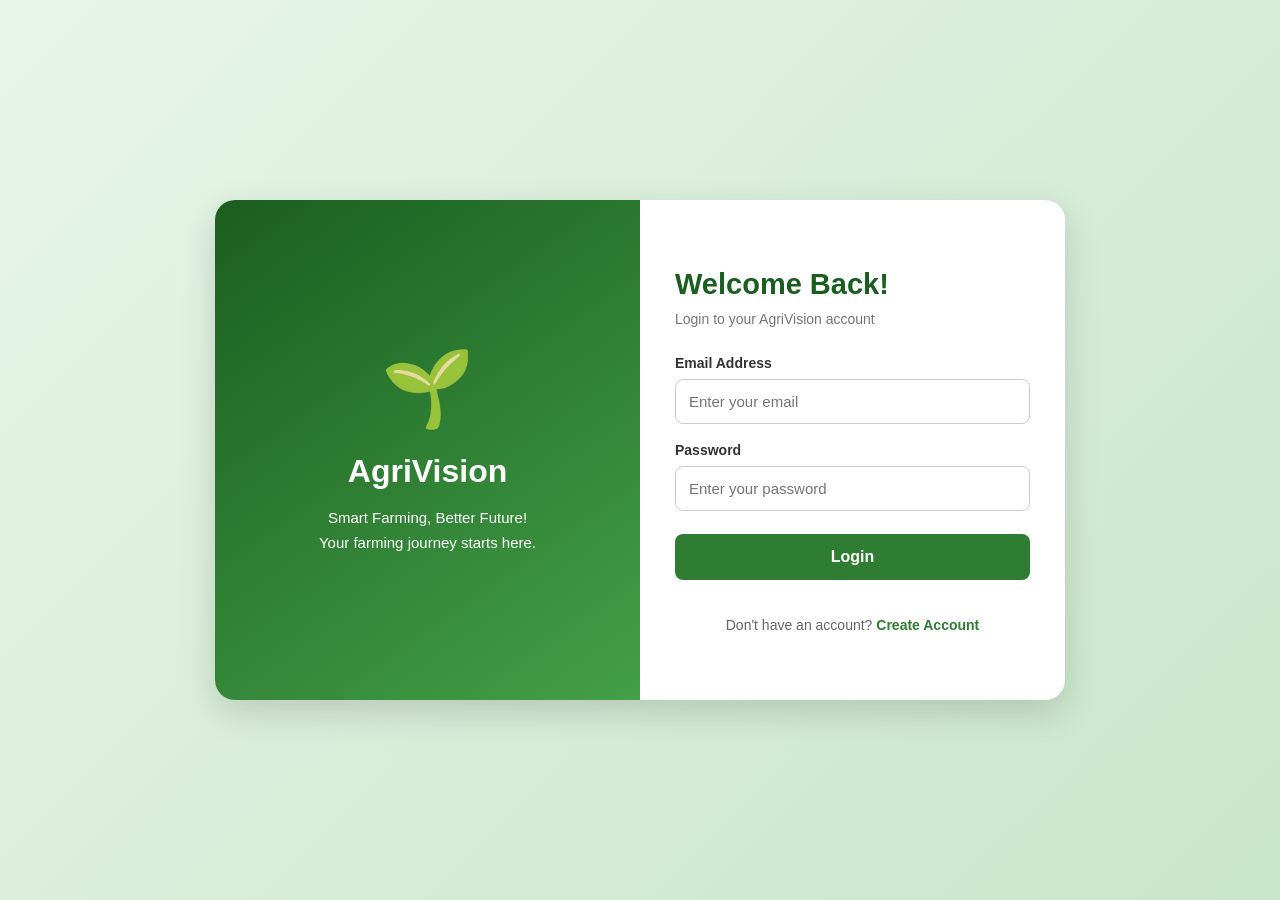
<file: templates/login.html>
<!DOCTYPE html>
<html lang="en">
<head>
    <meta charset="UTF-8">
    <meta name="viewport" content="width=device-width, initial-scale=1.0">
    <title>Login | AgriVision</title>

    <style>
        * {
            margin: 0;
            padding: 0;
            box-sizing: border-box;
            font-family: Arial, sans-serif;
        }

        body {
            min-height: 100vh;
            display: flex;
            align-items: center;
            justify-content: center;
            padding: 20px;
            background: linear-gradient(135deg, #e8f5e9, #c8e6c9);
        }

        .login-container {
            display: flex;
            width: 850px;
            max-width: 100%;
            min-height: 500px;
            background: white;
            border-radius: 20px;
            overflow: hidden;
            box-shadow: 0 12px 35px rgba(0, 0, 0, 0.15);
        }

        .welcome-panel {
            flex: 1;
            background: linear-gradient(145deg, #1b5e20, #43a047);
            color: white;
            display: flex;
            flex-direction: column;
            align-items: center;
            justify-content: center;
            padding: 35px;
            text-align: center;
        }

        .welcome-panel .emoji {
            font-size: 75px;
            margin-bottom: 20px;
        }

        .welcome-panel h1 {
            font-size: 32px;
            margin-bottom: 15px;
        }

        .welcome-panel p {
            line-height: 1.7;
            font-size: 15px;
        }

        .form-panel {
            flex: 1;
            padding: 45px 35px;
            display: flex;
            flex-direction: column;
            justify-content: center;
        }

        .form-panel h2 {
            color: #1b5e20;
            font-size: 29px;
            margin-bottom: 10px;
        }

        .subtitle {
            color: #777;
            margin-bottom: 28px;
            font-size: 14px;
        }

        .input-group {
            margin-bottom: 18px;
        }

        .input-group label {
            display: block;
            margin-bottom: 8px;
            color: #333;
            font-size: 14px;
            font-weight: bold;
        }

        .input-group input {
            width: 100%;
            padding: 13px;
            border: 1px solid #ccc;
            border-radius: 8px;
            outline: none;
            font-size: 15px;
        }

        .input-group input:focus {
            border-color: #2e7d32;
            box-shadow: 0 0 0 2px rgba(46, 125, 50, 0.12);
        }

        .login-btn {
            width: 100%;
            padding: 14px;
            margin-top: 5px;
            background: #2e7d32;
            color: white;
            border: none;
            border-radius: 8px;
            font-size: 16px;
            font-weight: bold;
            cursor: pointer;
        }

        .login-btn:hover {
            background: #1b5e20;
        }

        .message {
            margin-top: 15px;
            font-size: 14px;
            line-height: 1.5;
        }

        .signup-text {
            text-align: center;
            margin-top: 22px;
            color: #666;
            font-size: 14px;
        }

        .signup-text a {
            color: #2e7d32;
            font-weight: bold;
            text-decoration: none;
        }

        @media (max-width: 650px) {
            .login-container {
                flex-direction: column;
            }

            .welcome-panel {
                padding: 25px;
            }

            .welcome-panel .emoji {
                font-size: 45px;
                margin-bottom: 10px;
            }

            .welcome-panel h1 {
                font-size: 26px;
            }

            .form-panel {
                padding: 30px 25px;
            }
        }
    </style>
</head>

<body>
    <div class="login-container">

        <div class="welcome-panel">
            <div class="emoji">🌱</div>
            <h1>AgriVision</h1>
            <p>
                Smart Farming, Better Future!<br>
                Your farming journey starts here.
            </p>
        </div>

        <div class="form-panel">
            <h2>Welcome Back!</h2>
            <p class="subtitle">Login to your AgriVision account</p>

            <form id="loginForm">
                <div class="input-group">
                    <label for="email">Email Address</label>
                    <input
                        type="email"
                        id="email"
                        name="email"
                        placeholder="Enter your email"
                        autocomplete="email"
                        required
                    >
                </div>

                <div class="input-group">
                    <label for="password">Password</label>
                    <input
                        type="password"
                        id="password"
                        name="password"
                        placeholder="Enter your password"
                        autocomplete="current-password"
                        required
                    >
                </div>

                <button type="submit" class="login-btn">Login</button>
                <p id="message" class="message" role="status"></p>
            </form>

            <p class="signup-text">
                Don't have an account?
                <a href="/signup">Create Account</a>
            </p>
        </div>

    </div>

    <script>
        document.getElementById("loginForm").addEventListener("submit", async function(event) {
            event.preventDefault();

            const message = document.getElementById("message");
            const email = document.getElementById("email").value.trim();
            const password = document.getElementById("password").value;

            message.style.color = "#555";
            message.textContent = "Please wait...";

            try {
                const response = await fetch("/api/login", {
                    method: "POST",
                    headers: {
                        "Content-Type": "application/json"
                    },
                    body: JSON.stringify({ email, password })
                });

                const data = await response.json();

                if (response.ok && data.success) {
                    window.location.href = data.redirect || "/";
                } else {
                    message.style.color = "#c62828";
                    message.textContent = data.message || "Login failed. Please check your details.";
                }
            } catch (error) {
                message.style.color = "#c62828";
                message.textContent = "Server se connect nahi ho paya. Flask app check karo.";
            }
        });
    </script>
</body>
</html>
</file>
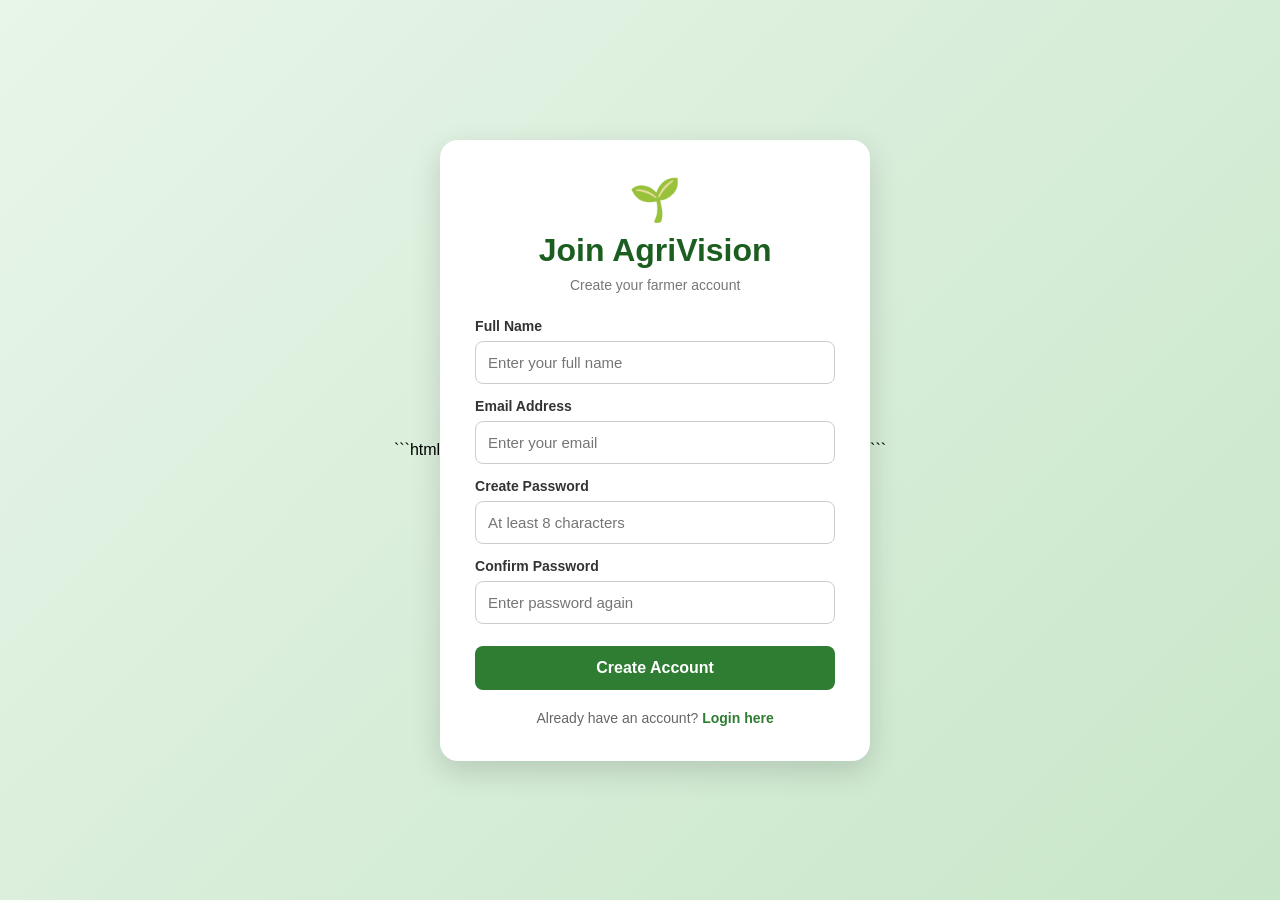
<file: templates/signup.html>
```html
<!DOCTYPE html>
<html lang="en">
<head>
    <meta charset="UTF-8">
    <meta name="viewport" content="width=device-width, initial-scale=1.0">
    <title>Create Account | AgriVision</title>

    <style>
        * {
            margin: 0;
            padding: 0;
            box-sizing: border-box;
            font-family: Arial, sans-serif;
        }

        body {
            min-height: 100vh;
            display: flex;
            align-items: center;
            justify-content: center;
            padding: 20px;
            background: linear-gradient(135deg, #e8f5e9, #c8e6c9);
        }

        .signup-box {
            width: 430px;
            max-width: 100%;
            padding: 35px;
            background: white;
            border-radius: 18px;
            box-shadow: 0 10px 30px rgba(0, 0, 0, 0.15);
        }

        .logo {
            text-align: center;
            font-size: 42px;
        }

        h1 {
            text-align: center;
            color: #1b5e20;
            margin: 8px 0;
        }

        .subtitle {
            text-align: center;
            color: #777;
            margin-bottom: 25px;
            font-size: 14px;
        }

        label {
            display: block;
            margin: 14px 0 7px;
            color: #333;
            font-size: 14px;
            font-weight: bold;
        }

        input {
            width: 100%;
            padding: 12px;
            border: 1px solid #ccc;
            border-radius: 8px;
            font-size: 15px;
        }

        input:focus {
            outline: none;
            border-color: #2e7d32;
        }

        button {
            width: 100%;
            margin-top: 22px;
            padding: 13px;
            border: none;
            border-radius: 8px;
            background: #2e7d32;
            color: white;
            font-size: 16px;
            font-weight: bold;
            cursor: pointer;
        }

        button:hover {
            background: #1b5e20;
        }

        #message {
            margin-top: 14px;
            font-size: 14px;
            line-height: 1.5;
        }

        .login-link {
            margin-top: 20px;
            text-align: center;
            color: #666;
            font-size: 14px;
        }

        a {
            color: #2e7d32;
            font-weight: bold;
            text-decoration: none;
        }
    </style>
</head>

<body>
    <div class="signup-box">
        <div class="logo">🌱</div>
        <h1>Join AgriVision</h1>
        <p class="subtitle">Create your farmer account</p>

        <form id="signupForm">
            <label for="name">Full Name</label>
            <input
                type="text"
                id="name"
                name="name"
                placeholder="Enter your full name"
                autocomplete="name"
                required
            >

            <label for="email">Email Address</label>
            <input
                type="email"
                id="email"
                name="email"
                placeholder="Enter your email"
                autocomplete="email"
                required
            >

            <label for="password">Create Password</label>
            <input
                type="password"
                id="password"
                name="password"
                placeholder="At least 8 characters"
                minlength="8"
                autocomplete="new-password"
                required
            >

            <label for="confirmPassword">Confirm Password</label>
            <input
                type="password"
                id="confirmPassword"
                name="confirmPassword"
                placeholder="Enter password again"
                minlength="8"
                autocomplete="new-password"
                required
            >

            <button type="submit">Create Account</button>
            <p id="message" role="status"></p>
        </form>

        <p class="login-link">
            Already have an account?
            <a href="/login">Login here</a>
        </p>
    </div>

    <script>
        document.getElementById("signupForm").addEventListener("submit", async function(event) {
            event.preventDefault();

            const name = document.getElementById("name").value.trim();
            const email = document.getElementById("email").value.trim();
            const password = document.getElementById("password").value;
            const confirmPassword = document.getElementById("confirmPassword").value;
            const message = document.getElementById("message");

            if (password !== confirmPassword) {
                message.style.color = "#c62828";
                message.textContent = "Passwords match nahi kar rahe. Dobara check karo.";
                return;
            }

            message.style.color = "#555";
            message.textContent = "Please wait...";

            try {
                const response = await fetch("/api/signup", {
                    method: "POST",
                    headers: {
                        "Content-Type": "application/json"
                    },
                    body: JSON.stringify({ name, email, password })
                });

                const data = await response.json();

                if (response.ok && data.success) {
                    message.style.color = "#2e7d32";
                    message.textContent = "Account created! Login page par ja rahe hain...";

                    setTimeout(() => {
                        window.location.href = "/login";
                    }, 1200);
                } else {
                    message.style.color = "#c62828";
                    message.textContent = data.message || "Account create nahi hua.";
                }
            } catch (error) {
                message.style.color = "#c62828";
                message.textContent = "Server se connect nahi ho paya. Flask app check karo.";
            }
        });
    </script>
</body>
</html>
```
</file>
